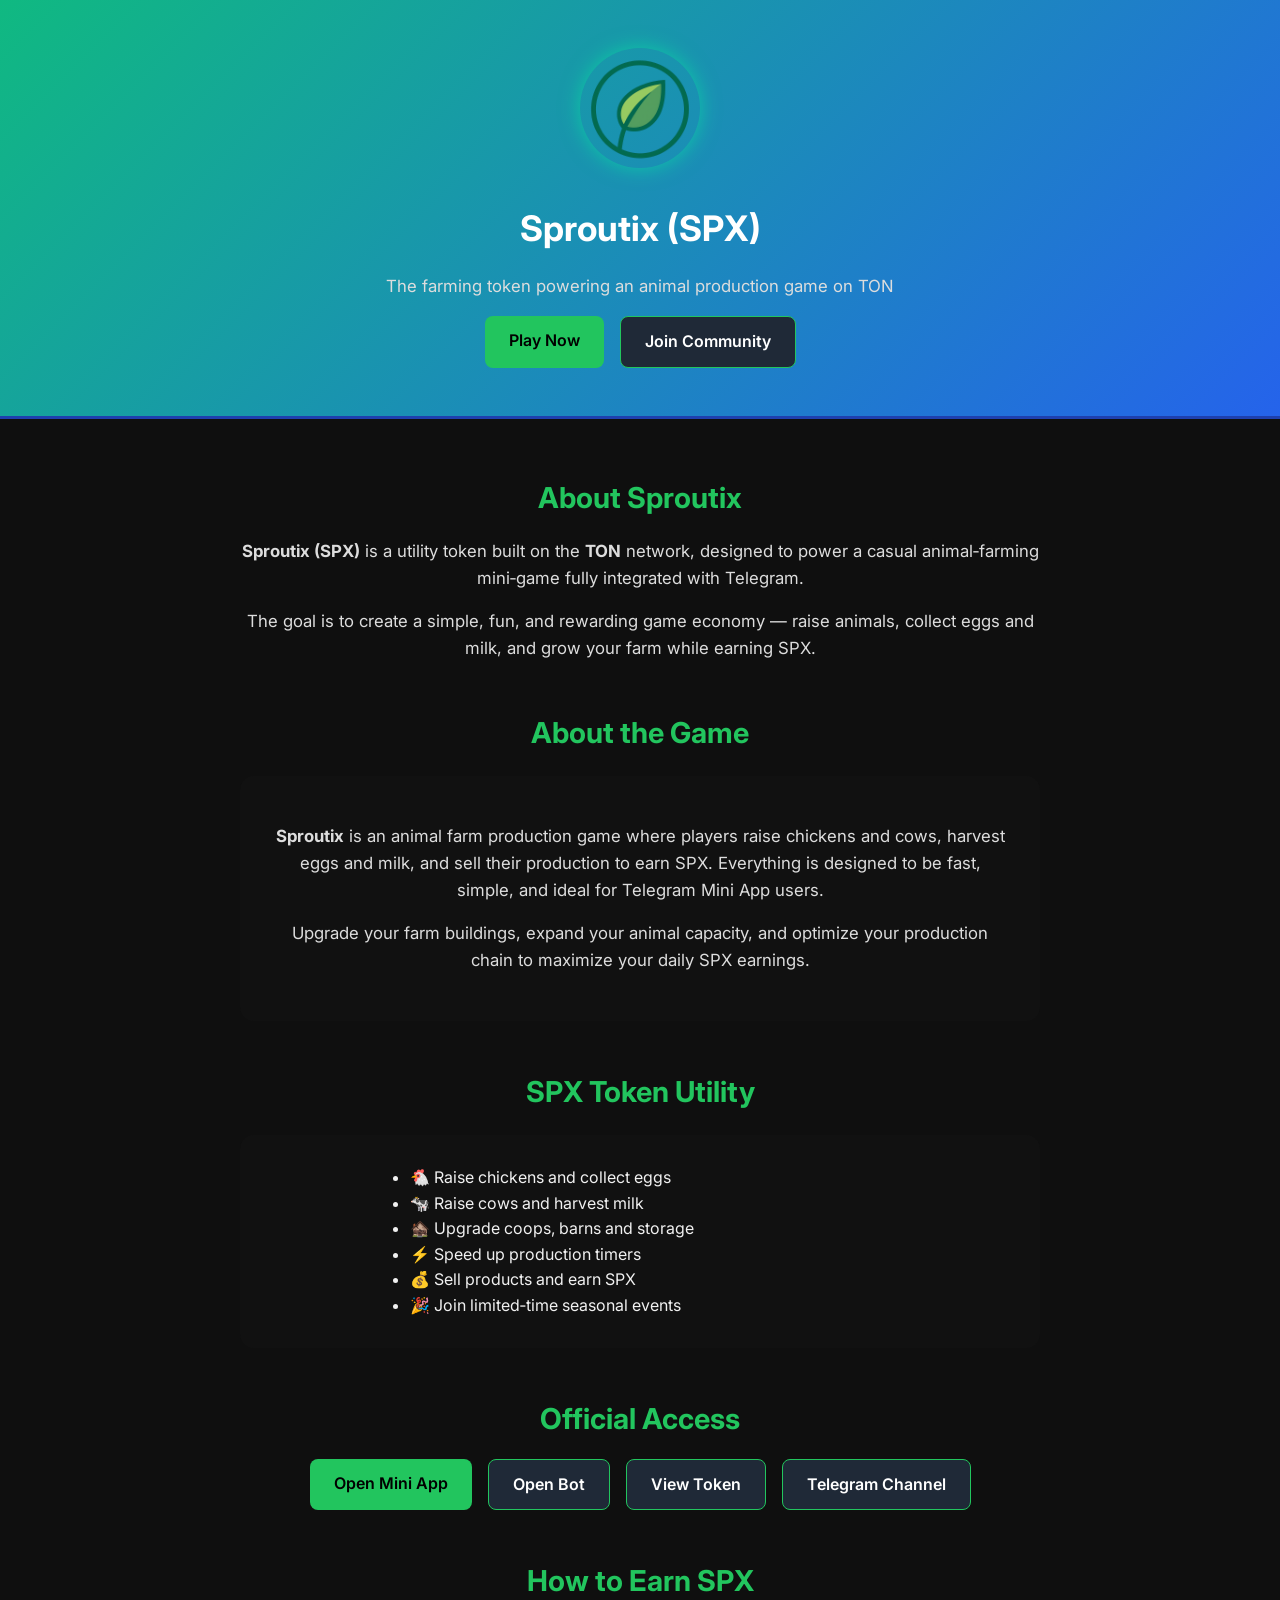
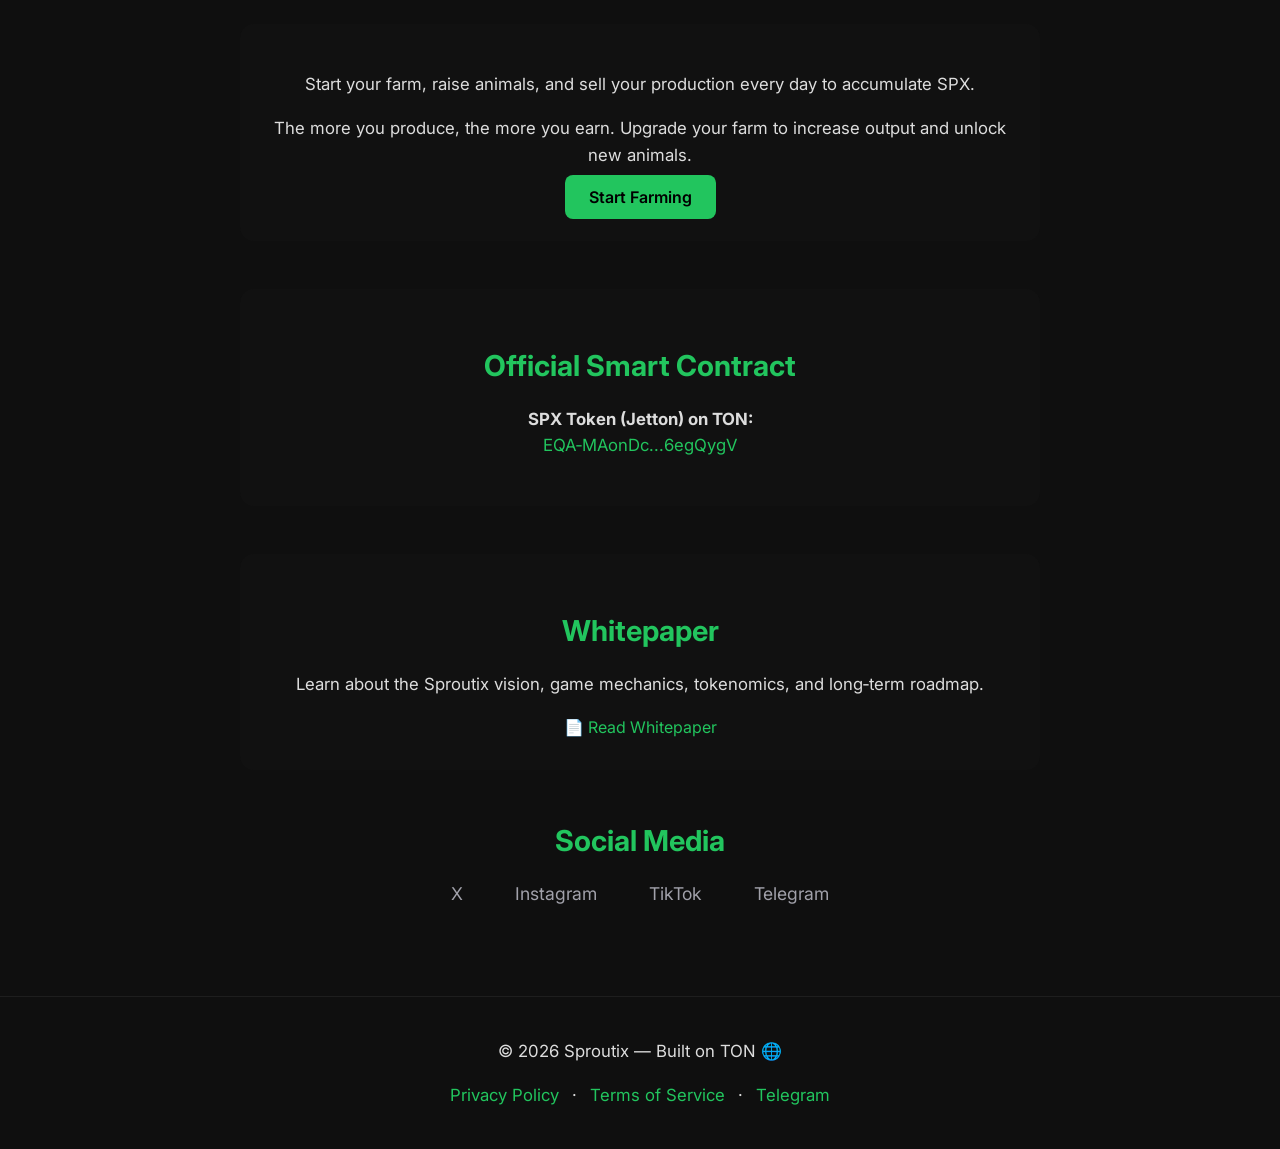
<file: index.html>
<!DOCTYPE html>
<html lang="en">
<head>
  <meta charset="UTF-8" />
  <meta name="viewport" content="width=device-width, initial-scale=1.0" />
  <title>Sproutix (SPX) - Farm, Harvest, Earn</title>
  <link rel="stylesheet" href="style.css" />
  <link rel="icon" href="logo.png" />
  <meta name="description" content="Sproutix (SPX) — Farm animals, harvest eggs and milk in the TON mini‑game." />
  <meta name="ppck-ver" content="f25cdfd09d986d34c26151293e9b3485" />
  <!-- Forced Re-deployment: 2026-03-27T23:08:00Z -->

  <!-- CSS ORIGINAL (Opción A) -->
  <style>
    @import url('https://fonts.googleapis.com/css2?family=Inter:wght@400;600;700&display=swap');

    body {
      margin: 0;
      font-family: 'Inter', sans-serif;
      background-color: #0f0f0f;
      color: #f1f1f1;
      text-align: center;
      line-height: 1.6;
    }

    .header {
      padding: 3rem 1rem;
      background: linear-gradient(135deg, #10b981, #2563eb);
      color: white;
      border-bottom: 3px solid #1e40af;
    }

    .logo {
      width: 120px;
      border-radius: 50%;
      margin-bottom: 1rem;
      box-shadow: 0 0 20px rgba(0, 255, 157, 0.5);
    }

    h1 { margin: 0.5rem 0; font-size: 2.2rem; }

    .container {
      padding: 2rem 1rem;
      max-width: 800px;
      margin: 0 auto;
    }

    section { margin-bottom: 3rem; }

    h2 {
      font-size: 1.8rem;
      color: #22c55e;
      margin-bottom: 0.5rem;
    }

    p { font-size: 1.05rem; color: #ddd; }

    .buttons {
      display: flex; flex-wrap: wrap; justify-content: center;
      gap: 1rem; margin-top: 1rem;
    }

    .btn {
      text-decoration: none;
      background: #1f2937;
      color: #fff;
      padding: 0.75rem 1.5rem;
      border-radius: 8px;
      font-weight: 600;
      transition: all 0.3s;
      border: 1px solid #22c55e;
    }

    .btn:hover { background: #22c55e; color: #000; }

    .btn.primary { background: #22c55e; color: #000; border: none; }
    .btn.primary:hover { background: #16a34a; }

    .game-box {
      background: #111;
      padding: 30px;
      border-radius: 14px;
      margin-top: 20px;
    }

    .contracts, .whitepaper {
      background: #111;
      padding: 30px;
      border-radius: 14px;
      text-align: center;
      margin-top: 40px;
    }

    .contracts a, .whitepaper a {
      color: #22c55e;
      word-break: break-all;
      text-decoration: none;
    }

    .icons { display: flex; gap: 20px; justify-content: center; flex-wrap: wrap; }
    .icons a { color: #a1a1aa; text-decoration: none; }
    .icons a:hover { color: #22c55e; }

    footer { padding: 1.5rem; color: #aaa; font-size: 0.9rem; }
  </style>
</head>
<body>

  <!-- HEADER -->
  <header class="header">
    <img src="logo.png" class="logo" alt="Sproutix logo" />
    <h1>Sproutix (SPX)</h1>
    <p>The farming token powering an animal production game on TON</p>

    <div class="buttons">
      <a href="https://t.me/SpxofficialBot" target="_blank" class="btn primary">Play Now</a>
      <a href="https://t.me/miningspxofficial" target="_blank" class="btn">Join Community</a>
    </div>
  </header>

  <main class="container">

    <!-- ABOUT (A + B) -->
    <section class="about">
      <h2>About Sproutix</h2>
      <p><strong>Sproutix (SPX)</strong> is a utility token built on the <strong>TON</strong> network, designed to power a casual animal‑farming mini‑game fully integrated with Telegram.</p>
      <p>The goal is to create a simple, fun, and rewarding game economy — raise animals, collect eggs and milk, and grow your farm while earning SPX.</p>
    </section>

    <!-- GAME SECTION (B) -->
    <section id="about-game">
      <h2>About the Game</h2>
      <div class="game-box">
        <p><strong>Sproutix</strong> is an animal farm production game where players raise chickens and cows, harvest eggs and milk, and sell their production to earn SPX. Everything is designed to be fast, simple, and ideal for Telegram Mini App users.</p>
        <p>Upgrade your farm buildings, expand your animal capacity, and optimize your production chain to maximize your daily SPX earnings.</p>
      </div>
    </section>

    <!-- UTILITY -->
    <section id="utility">
      <h2>SPX Token Utility</h2>
      <div class="game-box">
        <ul style="text-align:left; max-width:500px; margin:auto;">
          <li>🐔 Raise chickens and collect eggs</li>
          <li>🐄 Raise cows and harvest milk</li>
          <li>🏚️ Upgrade coops, barns and storage</li>
          <li>⚡ Speed up production timers</li>
          <li>💰 Sell products and earn SPX</li>
          <li>🎉 Join limited‑time seasonal events</li>
        </ul>
      </div>
    </section>

    <!-- LINKS (A) -->
    <section class="links">
      <h2>Official Access</h2>
      <div class="buttons">
        <a href="https://t.me/SpxofficialBot" target="_blank" class="btn primary">Open Mini App</a>
        <a href="https://t.me/SpxofficialBot" target="_blank" class="btn">Open Bot</a>
        <a href="https://tonviewer.com/UQAt0J-XXKRlQwXdqRGaAYkMjNhKvwwPqfc6hgSSq2sVawgQ" target="_blank" class="btn">View Token</a>
        <a href="https://t.me/miningspxofficial" target="_blank" class="btn">Telegram Channel</a>
      </div>
    </section>

    <!-- HOW TO EARN -->
    <section id="how-to-earn">
      <h2>How to Earn SPX</h2>
      <div class="game-box">
        <p>Start your farm, raise animals, and sell your production every day to accumulate SPX.</p>
        <p>The more you produce, the more you earn. Upgrade your farm to increase output and unlock new animals.</p>
        <a href="https://t.me/SpxofficialBot" target="_blank" class="btn primary">Start Farming</a>
      </div>
    </section>

    <!-- CONTRACTS -->
    <section class="contracts">
      <h2>Official Smart Contract</h2>
      <p><strong>SPX Token (Jetton) on TON:</strong><br>
        <a href="https://ton.cx/address/EQA-MAonDctPf6HKWnXP-Nae2auqsg_47oPbIeeXe6egQygV" target="_blank">EQA‑MAonDc...6egQygV</a>
      </p>
    </section>

    <!-- WHITEPAPER -->
    <section class="whitepaper">
      <h2>Whitepaper</h2>
      <p>Learn about the Sproutix vision, game mechanics, tokenomics, and long‑term roadmap.</p>
      <a href="whitepaper.html" target="_blank">📄 Read Whitepaper</a>
    </section>

    <!-- SOCIAL -->
    <section class="social">
      <h2>Social Media</h2>
      <div class="icons">
        <a href="https://x.com/sproutixspx" target="_blank">X</a>
        <a href="https://www.instagram.com/sproutixspx/" target="_blank">Instagram</a>
        <a href="https://www.tiktok.com/@sproutixspx" target="_blank">TikTok</a>
        <a href="https://t.me/miningspxofficial" target="_blank">Telegram</a>
      </div>
    </section>

  </main>

  <footer>
    <p>© 2026 Sproutix — Built on TON 🌐</p>
    <p style="margin-top:0.5rem;">
      <a href="privacy.html" style="color:#22c55e; text-decoration:none; margin:0 0.5rem;">Privacy Policy</a>
      ·
      <a href="terms.html" style="color:#22c55e; text-decoration:none; margin:0 0.5rem;">Terms of Service</a>
      ·
      <a href="https://t.me/miningspxofficial" target="_blank" style="color:#22c55e; text-decoration:none; margin:0 0.5rem;">Telegram</a>
    </p>
  </footer>


  <script type="text/javascript">
     var uid = '500688';
     var wid = '752780';
     var pop_tag = document.createElement('script');pop_tag.src='//cdn.popcash.net/show.js';document.body.appendChild(pop_tag);
     pop_tag.onerror = function() {pop_tag = document.createElement('script');pop_tag.src='//cdn2.popcash.net/show.js';document.body.appendChild(pop_tag)};
  </script>
  <script type="text/javascript">
     var uid = '500688';
     var wid = '752780';
     var pop_fback = 'up';
     var pop_tag = document.createElement('script');pop_tag.src='//cdn.popcash.net/show.js';document.body.appendChild(pop_tag);
     pop_tag.onerror = function() {pop_tag = document.createElement('script');pop_tag.src='//cdn2.popcash.net/show.js';document.body.appendChild(pop_tag)};
  </script>
</body>
</html>
</file>
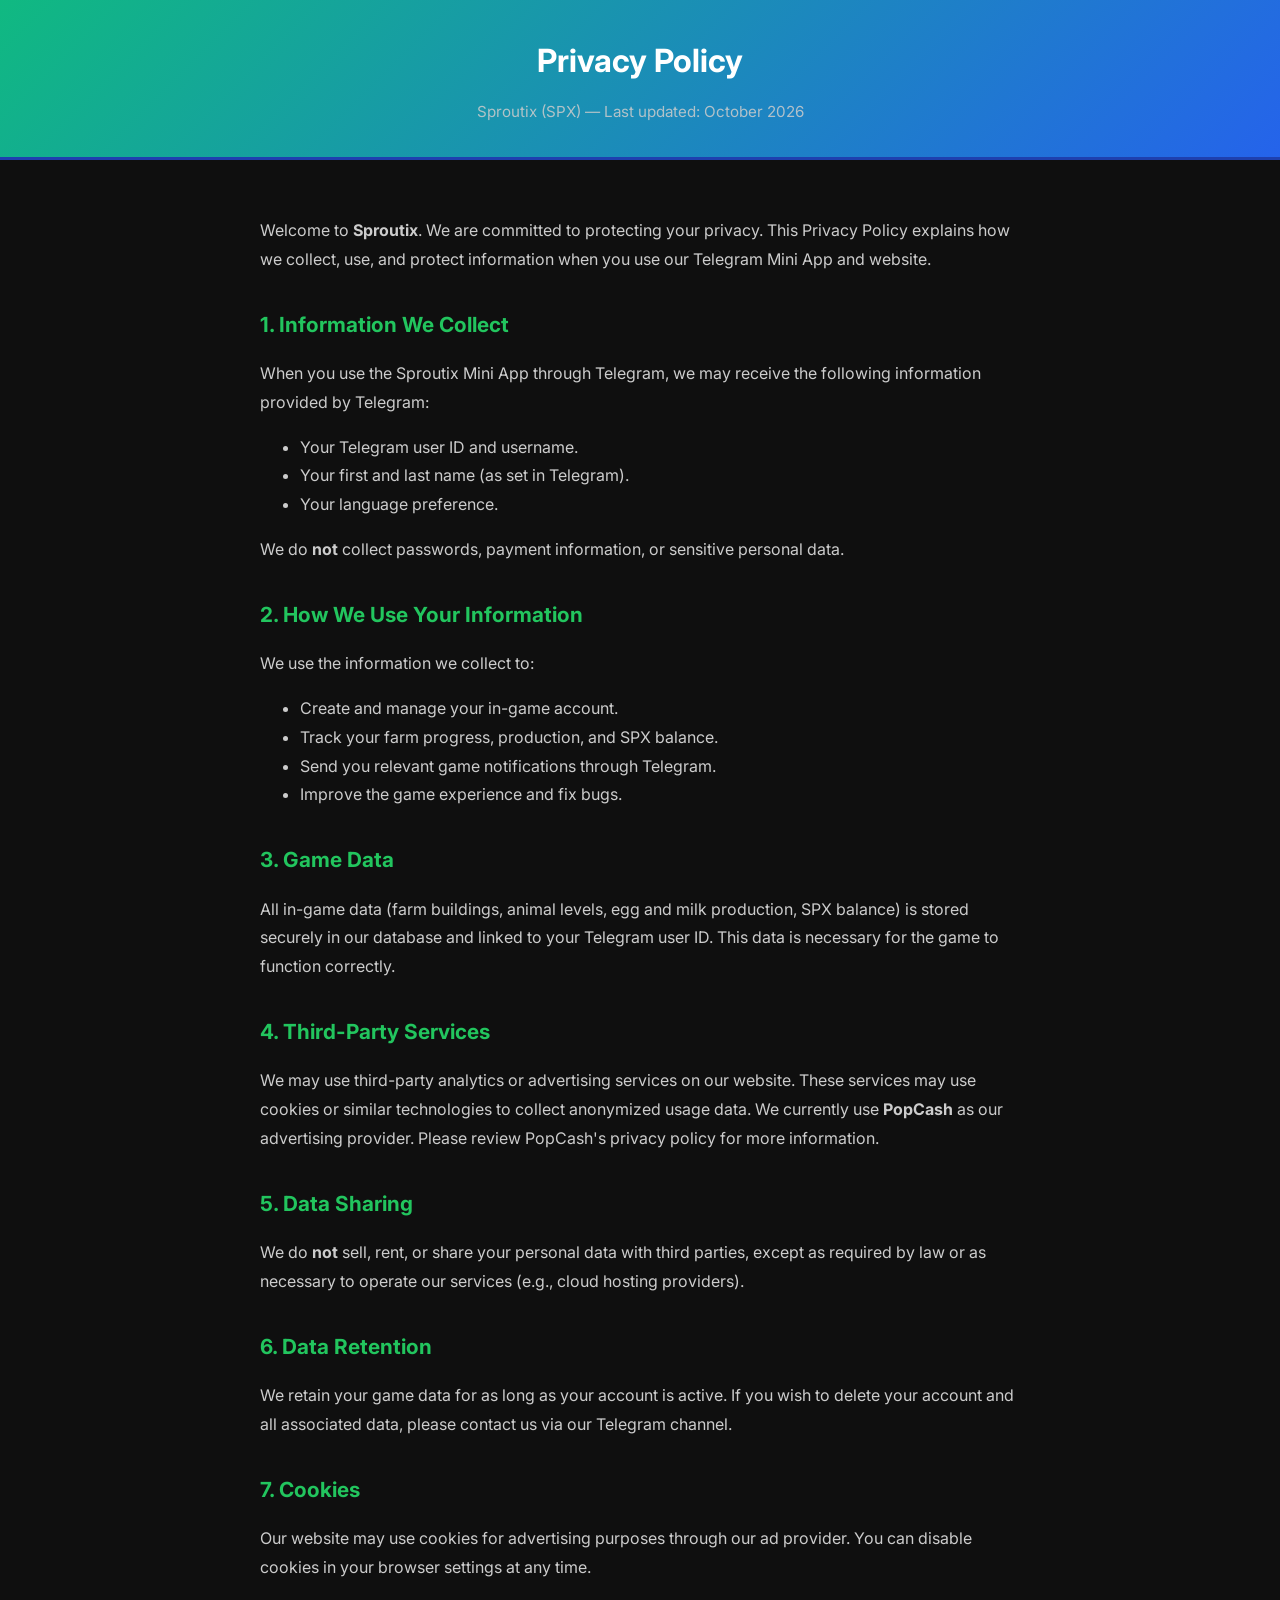
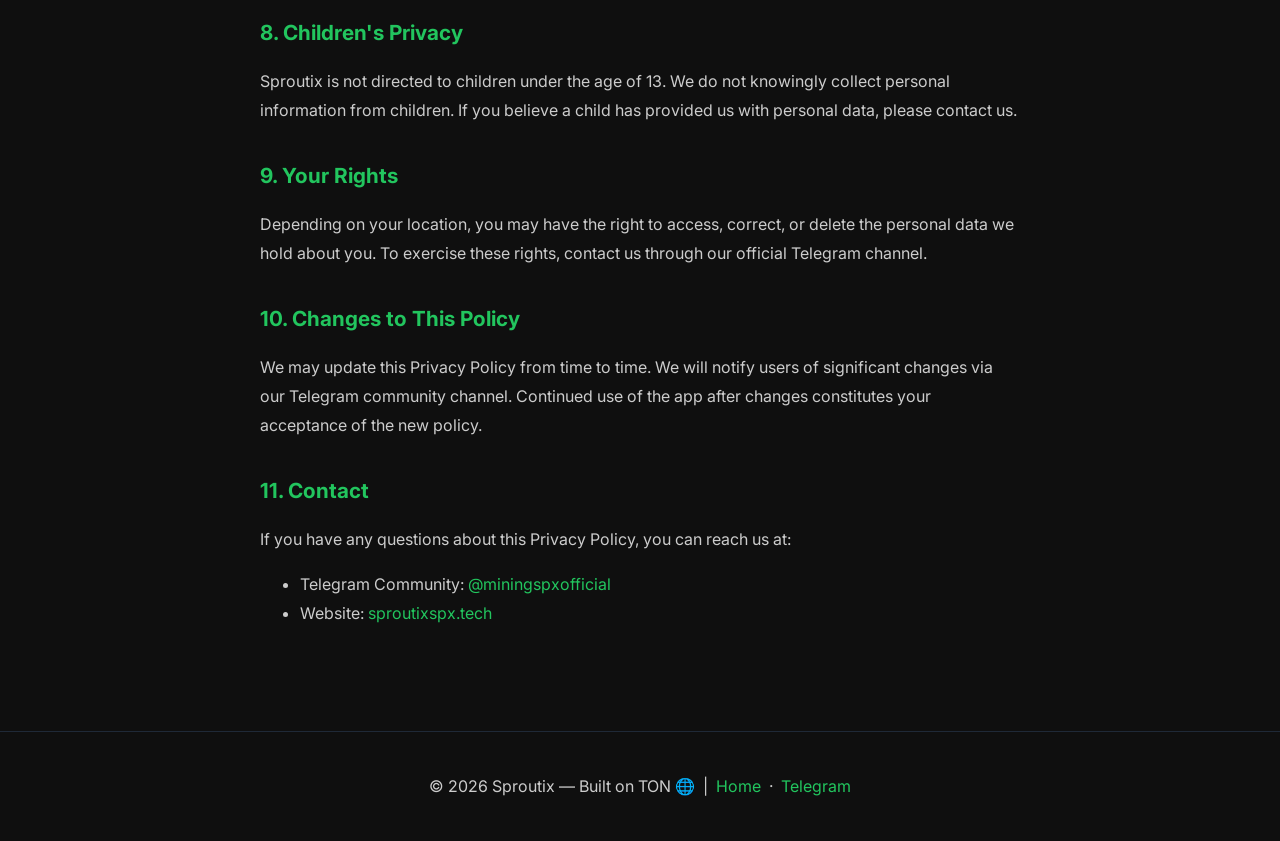
<file: privacy.html>
<!DOCTYPE html>
<html lang="en">
<head>
  <meta charset="UTF-8" />
  <meta name="viewport" content="width=device-width, initial-scale=1.0" />
  <title>Privacy Policy — Sproutix (SPX)</title>
  <link rel="icon" href="logo.png" />
  <meta name="description" content="Sproutix Privacy Policy — How we handle your data." />
  <meta name="ppck-ver" content="f25cdfd09d986d34c26151293e9b3485" />
  <style>
    @import url('https://fonts.googleapis.com/css2?family=Inter:wght@400;600;700&display=swap');
    body {
      margin: 0;
      font-family: 'Inter', sans-serif;
      background-color: #0f0f0f;
      color: #f1f1f1;
      line-height: 1.8;
    }
    .header {
      padding: 2rem 1rem;
      background: linear-gradient(135deg, #10b981, #2563eb);
      color: white;
      text-align: center;
      border-bottom: 3px solid #1e40af;
    }
    .header h1 { margin: 0; font-size: 2rem; }
    .header p { margin: 0.5rem 0 0; font-size: 0.95rem; opacity: 0.85; }
    .container {
      max-width: 760px;
      margin: 0 auto;
      padding: 2.5rem 1.5rem;
    }
    h2 {
      color: #22c55e;
      font-size: 1.3rem;
      margin-top: 2rem;
      margin-bottom: 0.4rem;
    }
    p, li { color: #ccc; font-size: 1rem; }
    a { color: #22c55e; text-decoration: none; }
    a:hover { text-decoration: underline; }
    footer {
      text-align: center;
      padding: 1.5rem;
      color: #666;
      font-size: 0.85rem;
      border-top: 1px solid #1f2937;
      margin-top: 3rem;
    }
  </style>
</head>
<body>

  <header class="header">
    <h1>Privacy Policy</h1>
    <p>Sproutix (SPX) — Last updated: October 2026</p>
  </header>

  <div class="container">

    <p>Welcome to <strong>Sproutix</strong>. We are committed to protecting your privacy. This Privacy Policy explains how we collect, use, and protect information when you use our Telegram Mini App and website.</p>

    <h2>1. Information We Collect</h2>
    <p>When you use the Sproutix Mini App through Telegram, we may receive the following information provided by Telegram:</p>
    <ul>
      <li>Your Telegram user ID and username.</li>
      <li>Your first and last name (as set in Telegram).</li>
      <li>Your language preference.</li>
    </ul>
    <p>We do <strong>not</strong> collect passwords, payment information, or sensitive personal data.</p>

    <h2>2. How We Use Your Information</h2>
    <p>We use the information we collect to:</p>
    <ul>
      <li>Create and manage your in-game account.</li>
      <li>Track your farm progress, production, and SPX balance.</li>
      <li>Send you relevant game notifications through Telegram.</li>
      <li>Improve the game experience and fix bugs.</li>
    </ul>

    <h2>3. Game Data</h2>
    <p>All in-game data (farm buildings, animal levels, egg and milk production, SPX balance) is stored securely in our database and linked to your Telegram user ID. This data is necessary for the game to function correctly.</p>

    <h2>4. Third-Party Services</h2>
    <p>We may use third-party analytics or advertising services on our website. These services may use cookies or similar technologies to collect anonymized usage data. We currently use <strong>PopCash</strong> as our advertising provider. Please review PopCash's privacy policy for more information.</p>

    <h2>5. Data Sharing</h2>
    <p>We do <strong>not</strong> sell, rent, or share your personal data with third parties, except as required by law or as necessary to operate our services (e.g., cloud hosting providers).</p>

    <h2>6. Data Retention</h2>
    <p>We retain your game data for as long as your account is active. If you wish to delete your account and all associated data, please contact us via our Telegram channel.</p>

    <h2>7. Cookies</h2>
    <p>Our website may use cookies for advertising purposes through our ad provider. You can disable cookies in your browser settings at any time.</p>

    <h2>8. Children's Privacy</h2>
    <p>Sproutix is not directed to children under the age of 13. We do not knowingly collect personal information from children. If you believe a child has provided us with personal data, please contact us.</p>

    <h2>9. Your Rights</h2>
    <p>Depending on your location, you may have the right to access, correct, or delete the personal data we hold about you. To exercise these rights, contact us through our official Telegram channel.</p>

    <h2>10. Changes to This Policy</h2>
    <p>We may update this Privacy Policy from time to time. We will notify users of significant changes via our Telegram community channel. Continued use of the app after changes constitutes your acceptance of the new policy.</p>

    <h2>11. Contact</h2>
    <p>If you have any questions about this Privacy Policy, you can reach us at:</p>
    <ul>
      <li>Telegram Community: <a href="https://t.me/miningspxofficial" target="_blank">@miningspxofficial</a></li>
      <li>Website: <a href="https://sproutixspx.tech">sproutixspx.tech</a></li>
    </ul>

  </div>

  <footer>
    <p>© 2026 Sproutix — Built on TON 🌐 &nbsp;|&nbsp;
      <a href="index.html">Home</a> &nbsp;·&nbsp;
      <a href="https://t.me/miningspxofficial" target="_blank">Telegram</a>
    </p>
  </footer>

</body>
</html>
</file>
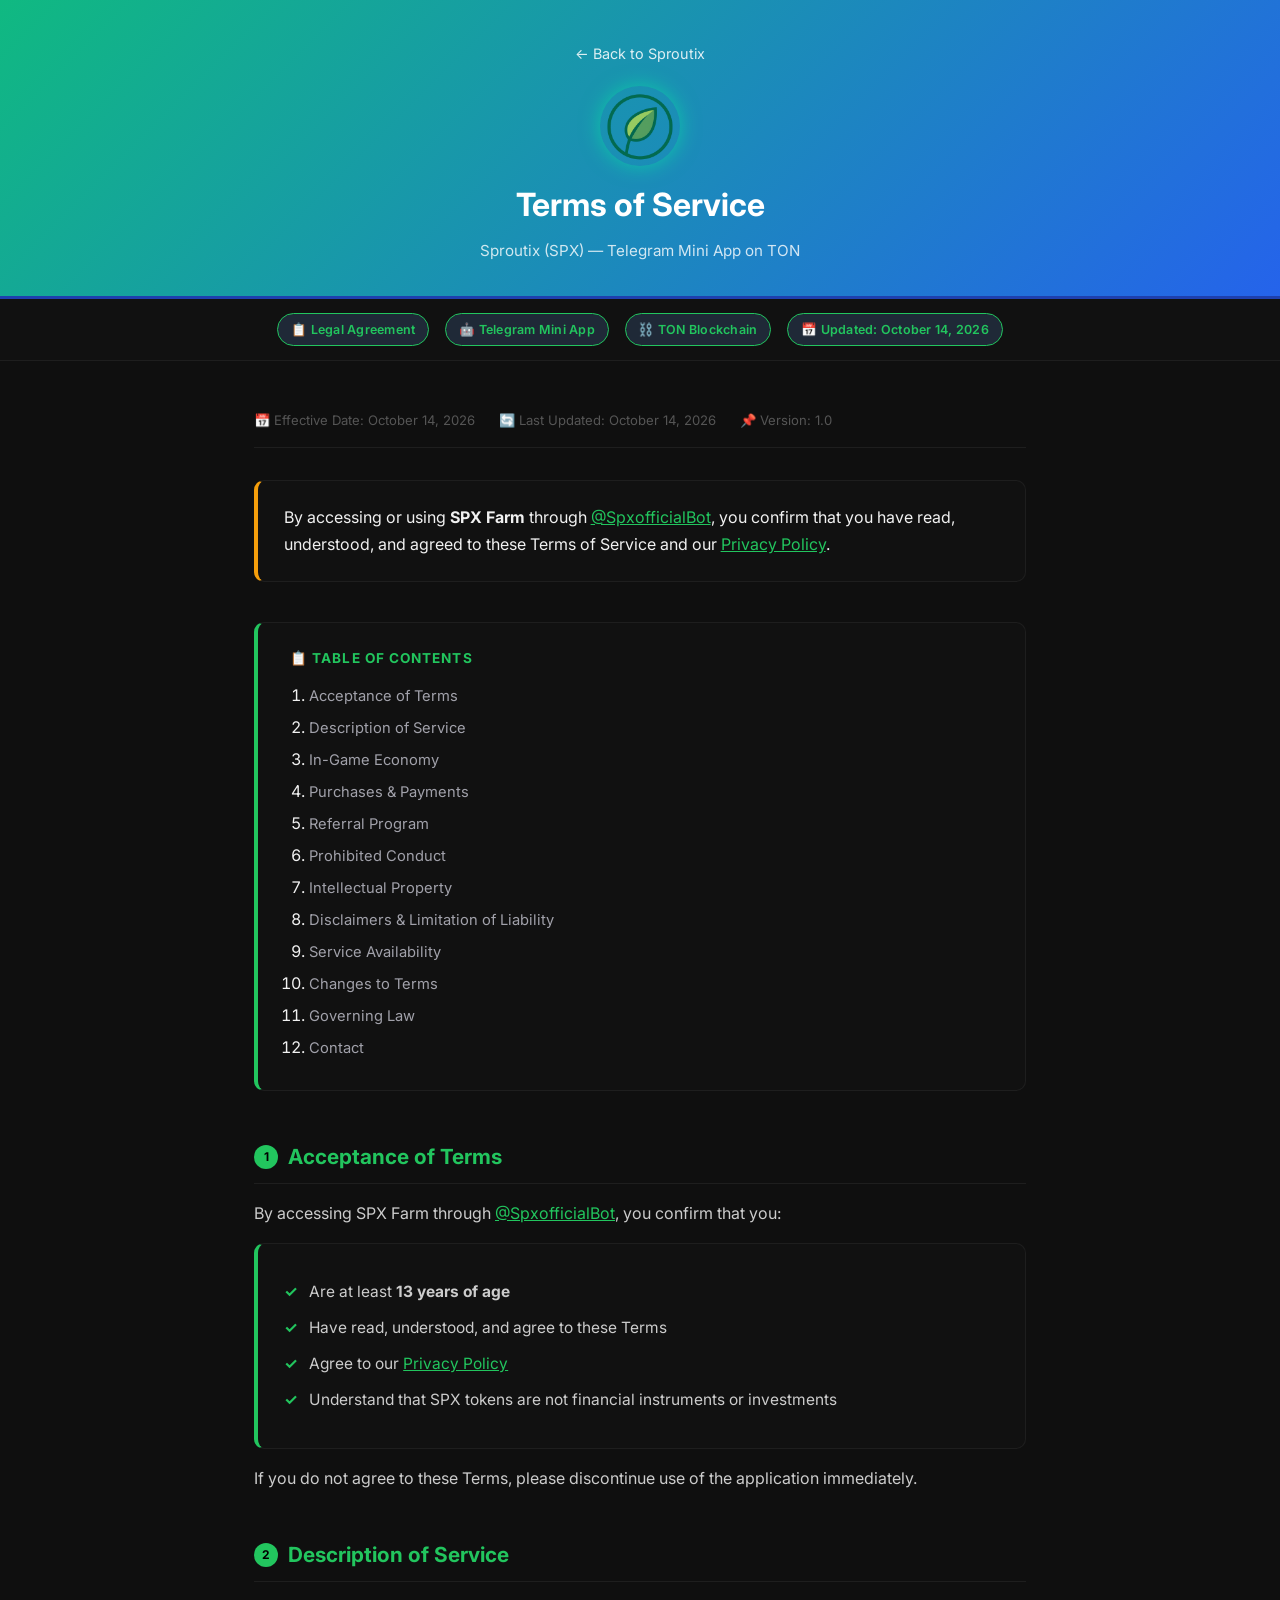
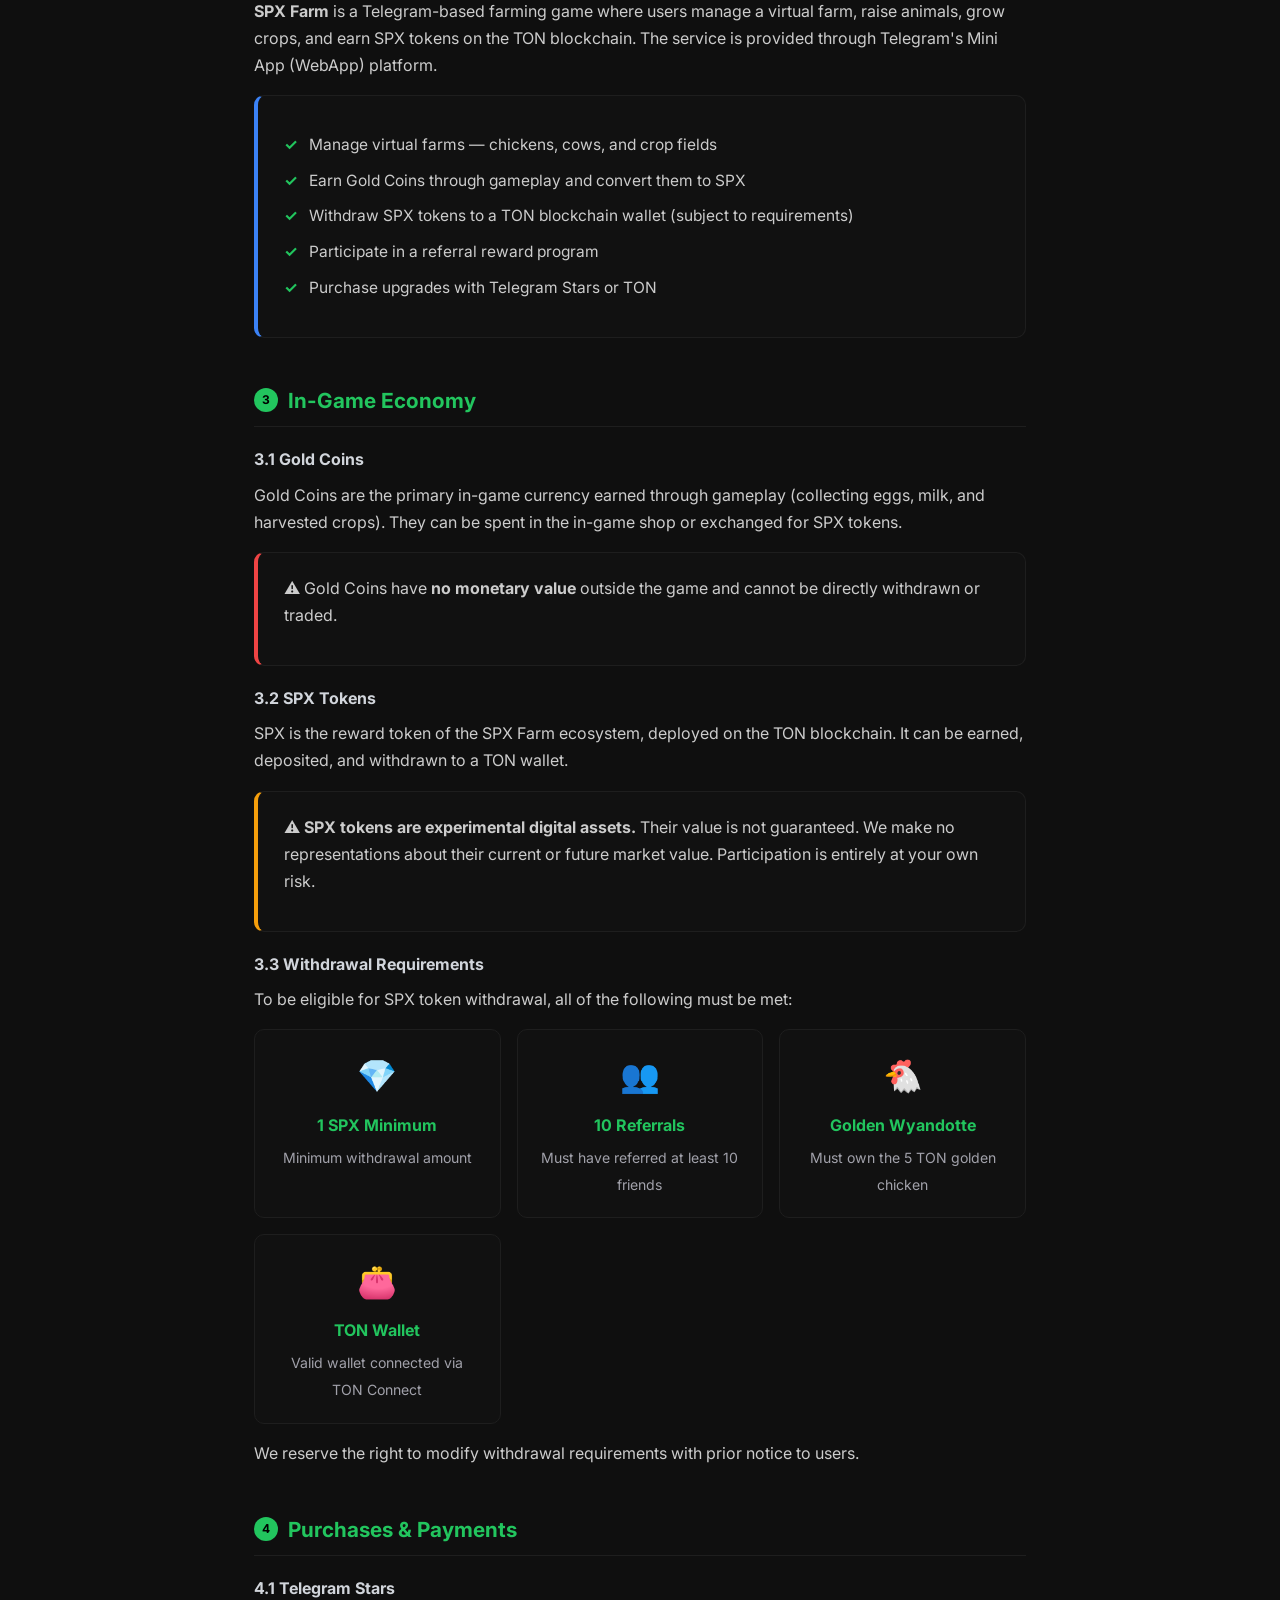
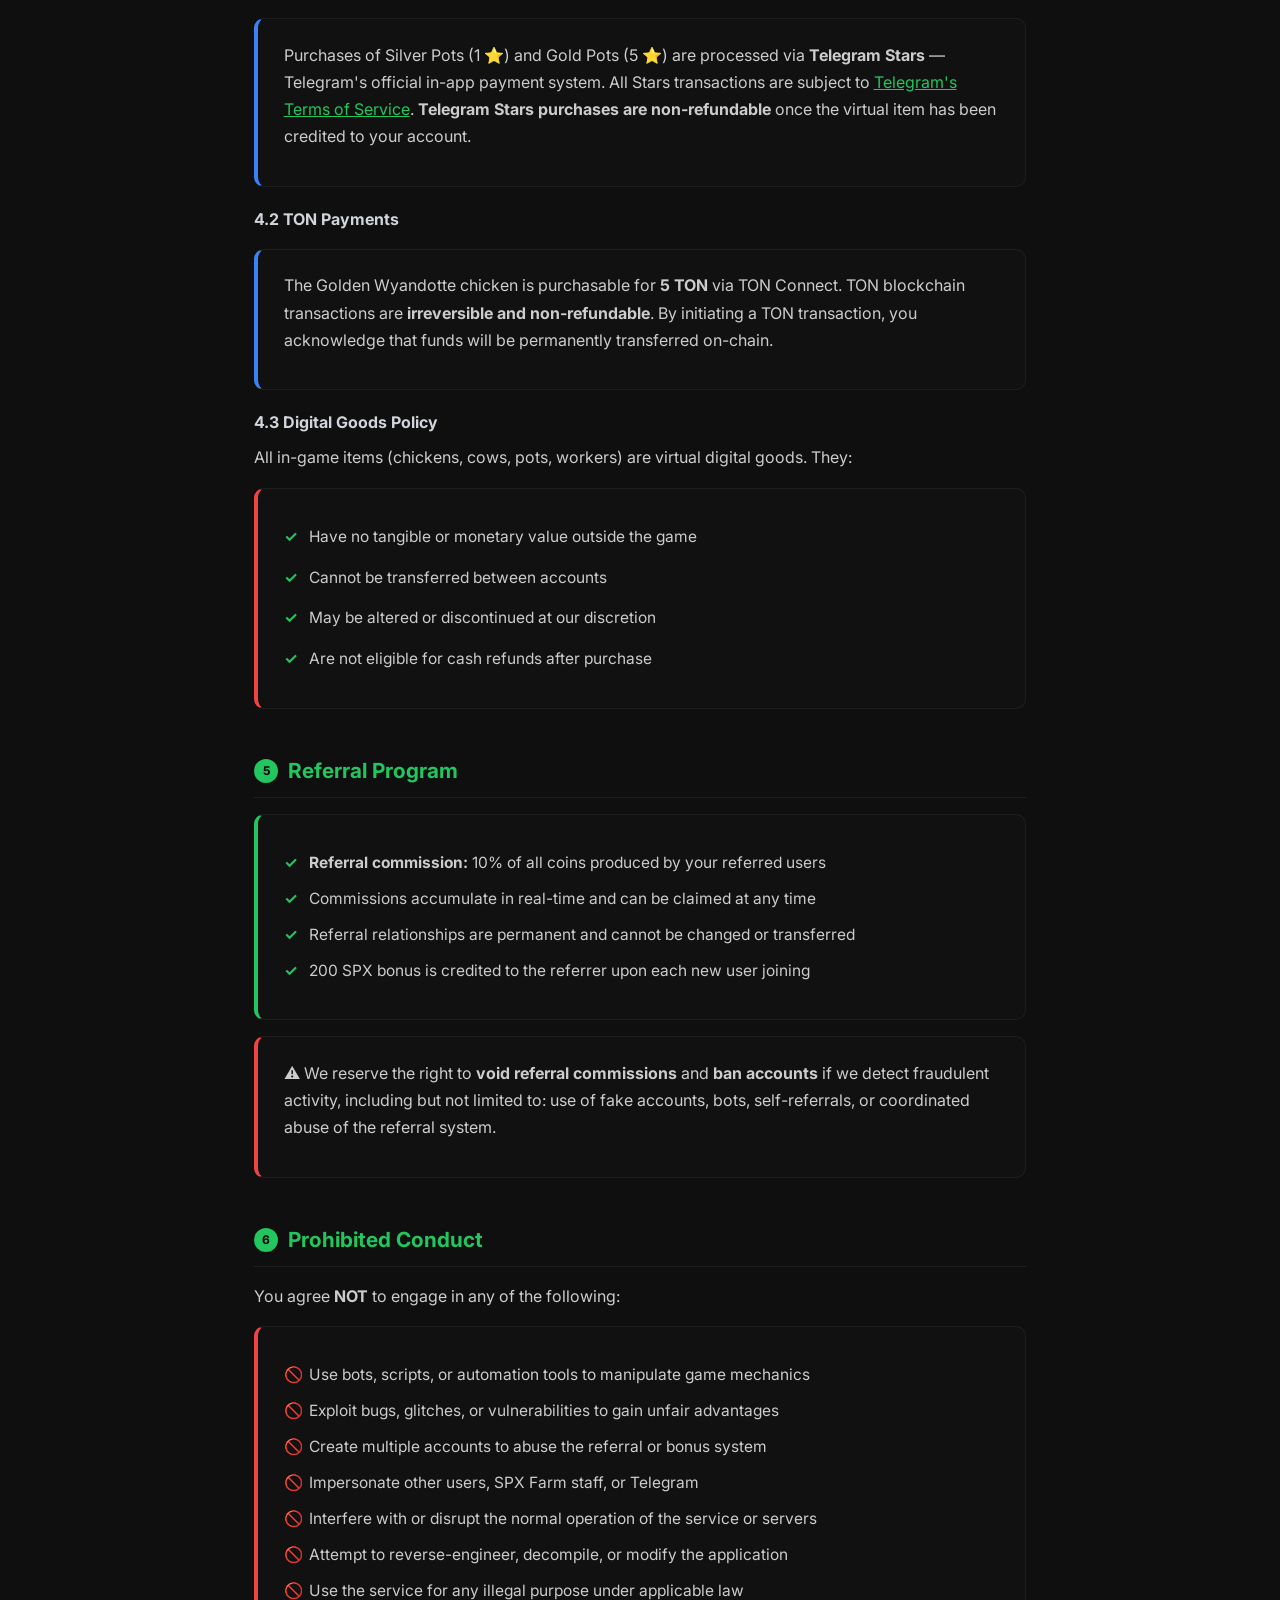
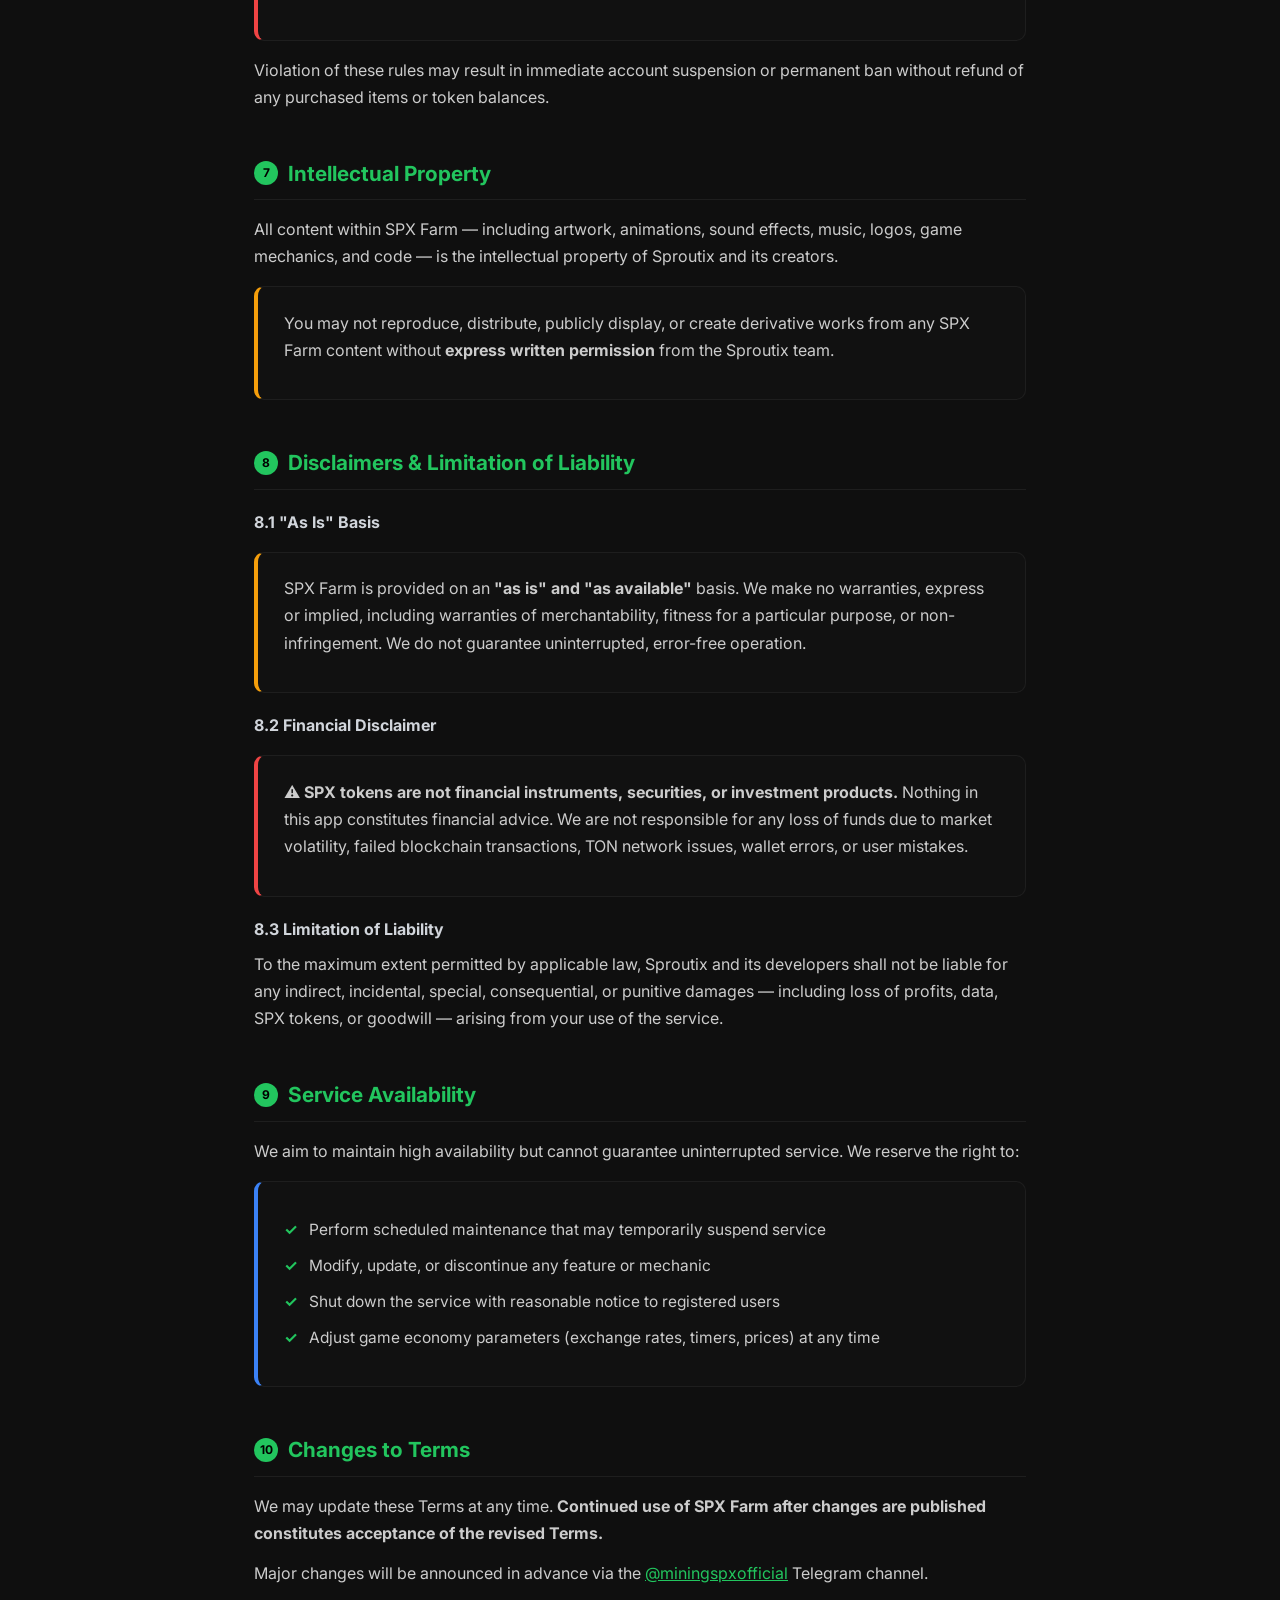
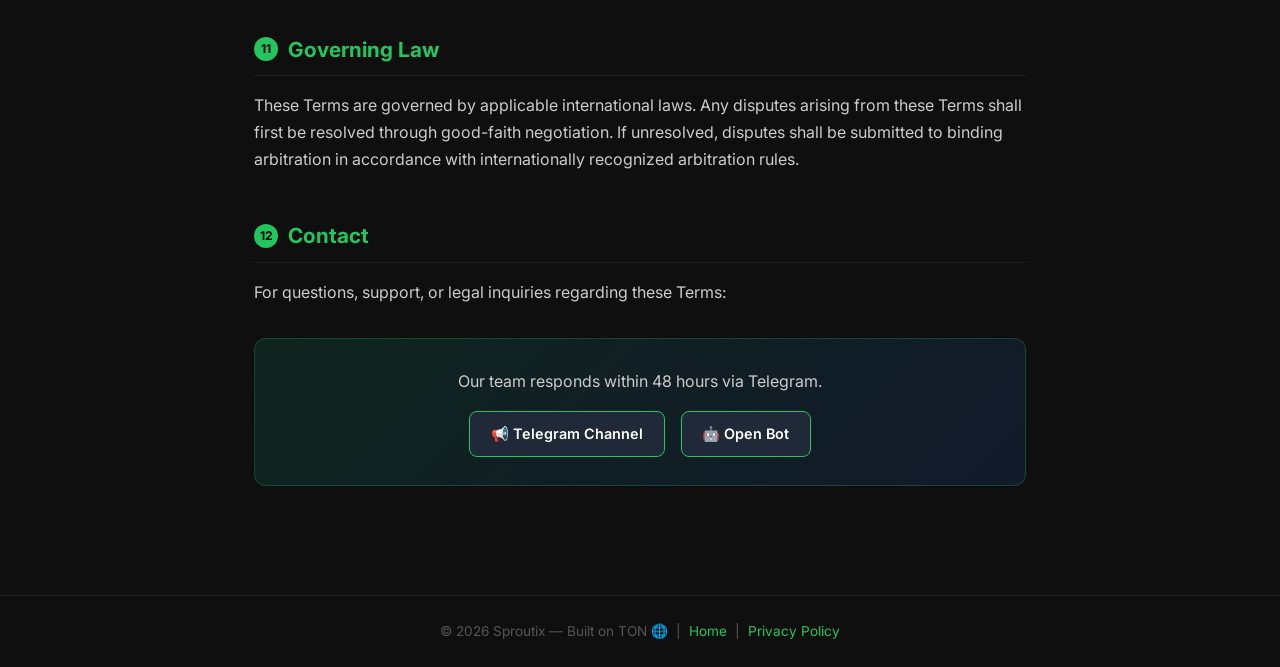
<file: terms.html>
<!DOCTYPE html>
<html lang="en">
<head>
  <meta charset="UTF-8" />
  <meta name="viewport" content="width=device-width, initial-scale=1.0" />
  <title>Terms of Service — Sproutix (SPX)</title>
  <link rel="icon" href="logo.png" />
  <meta name="description" content="Terms of Service for Sproutix (SPX) — the farming Mini App on TON." />
  <style>
    @import url('https://fonts.googleapis.com/css2?family=Inter:wght@400;600;700&display=swap');

    *, *::before, *::after { box-sizing: border-box; margin: 0; padding: 0; }

    body {
      font-family: 'Inter', sans-serif;
      background-color: #0f0f0f;
      color: #f1f1f1;
      line-height: 1.7;
    }

    /* ── HEADER ── */
    .header {
      padding: 2.5rem 1rem 2rem;
      background: linear-gradient(135deg, #10b981, #2563eb);
      text-align: center;
      border-bottom: 3px solid #1e40af;
    }
    .header a {
      display: inline-flex;
      align-items: center;
      gap: 0.5rem;
      color: rgba(255,255,255,0.85);
      text-decoration: none;
      font-size: 0.9rem;
      margin-bottom: 1.2rem;
      transition: color 0.2s;
    }
    .header a:hover { color: #fff; }
    .logo {
      width: 80px;
      border-radius: 50%;
      box-shadow: 0 0 20px rgba(0,255,157,0.5);
      display: block;
      margin: 0 auto 0.8rem;
    }
    .header h1 { font-size: 2rem; color: #fff; }
    .header p  { color: rgba(255,255,255,0.8); font-size: 0.95rem; margin-top: 0.3rem; }

    /* ── BADGE ── */
    .badge-bar {
      display: flex;
      justify-content: center;
      gap: 1rem;
      flex-wrap: wrap;
      padding: 0.9rem 1rem;
      background: #111;
      border-bottom: 1px solid #1e1e1e;
    }
    .badge {
      background: #1f2937;
      border: 1px solid #22c55e;
      color: #22c55e;
      font-size: 0.78rem;
      font-weight: 600;
      padding: 0.3rem 0.8rem;
      border-radius: 20px;
      letter-spacing: 0.02em;
    }

    /* ── LAYOUT ── */
    .container {
      max-width: 820px;
      margin: 0 auto;
      padding: 3rem 1.5rem 4rem;
    }

    /* ── TABLE OF CONTENTS ── */
    .toc {
      background: #111;
      border: 1px solid #1e1e1e;
      border-left: 4px solid #22c55e;
      border-radius: 10px;
      padding: 1.5rem 2rem;
      margin-bottom: 3rem;
    }
    .toc h3 {
      color: #22c55e;
      font-size: 0.85rem;
      text-transform: uppercase;
      letter-spacing: 0.08em;
      margin-bottom: 0.8rem;
    }
    .toc ol { padding-left: 1.2rem; }
    .toc li { margin: 0.3rem 0; }
    .toc a {
      color: #a1a1aa;
      text-decoration: none;
      font-size: 0.92rem;
      transition: color 0.2s;
    }
    .toc a:hover { color: #22c55e; }

    /* ── SECTIONS ── */
    .policy-section {
      margin-bottom: 2.8rem;
      scroll-margin-top: 20px;
    }
    .policy-section h2 {
      display: flex;
      align-items: center;
      gap: 0.6rem;
      font-size: 1.3rem;
      color: #22c55e;
      margin-bottom: 1rem;
      padding-bottom: 0.5rem;
      border-bottom: 1px solid #1e1e1e;
    }
    .policy-section h2 .num {
      background: #22c55e;
      color: #000;
      font-size: 0.75rem;
      font-weight: 700;
      width: 24px;
      height: 24px;
      border-radius: 50%;
      display: inline-flex;
      align-items: center;
      justify-content: center;
      flex-shrink: 0;
    }
    .policy-section h3 {
      font-size: 1rem;
      color: #d1d5db;
      margin: 1.2rem 0 0.5rem;
    }
    .policy-section p {
      color: #ccc;
      font-size: 1rem;
      margin-bottom: 0.8rem;
    }

    /* ── INFO CARD ── */
    .info-card {
      background: #111;
      border: 1px solid #1e1e1e;
      border-radius: 10px;
      padding: 1.4rem 1.6rem;
      margin: 1rem 0;
    }
    .info-card.green  { border-left: 4px solid #22c55e; }
    .info-card.blue   { border-left: 4px solid #3b82f6; }
    .info-card.yellow { border-left: 4px solid #f59e0b; }
    .info-card.red    { border-left: 4px solid #ef4444; }

    /* ── LISTS ── */
    .check-list {
      list-style: none;
      padding: 0;
      margin: 0.5rem 0;
    }
    .check-list li {
      color: #ccc;
      padding: 0.3rem 0 0.3rem 1.6rem;
      position: relative;
      font-size: 0.97rem;
    }
    .check-list li::before {
      content: '✓';
      position: absolute;
      left: 0;
      color: #22c55e;
      font-weight: 700;
    }
    .ban-list li::before { content: '🚫'; font-style: normal; }

    /* ── REQUIREMENT TABLE ── */
    .req-grid {
      display: grid;
      grid-template-columns: repeat(auto-fill, minmax(220px, 1fr));
      gap: 1rem;
      margin: 1rem 0;
    }
    .req-card {
      background: #111;
      border: 1px solid #1e1e1e;
      border-radius: 10px;
      padding: 1.2rem;
      text-align: center;
    }
    .req-card .icon { font-size: 2rem; margin-bottom: 0.5rem; }
    .req-card strong { display: block; color: #22c55e; margin-bottom: 0.3rem; }
    .req-card span { font-size: 0.88rem; color: #a1a1aa; }

    /* ── CONTACT BOX ── */
    .contact-box {
      background: linear-gradient(135deg, #10b98120, #2563eb20);
      border: 1px solid #22c55e40;
      border-radius: 12px;
      padding: 1.8rem;
      text-align: center;
      margin-top: 2rem;
    }
    .contact-box p { color: #ccc; margin-bottom: 1rem; }
    .contact-links { display: flex; gap: 1rem; justify-content: center; flex-wrap: wrap; }
    .contact-links a {
      text-decoration: none;
      background: #1f2937;
      color: #fff;
      padding: 0.6rem 1.3rem;
      border-radius: 8px;
      font-weight: 600;
      font-size: 0.9rem;
      border: 1px solid #22c55e;
      transition: all 0.25s;
    }
    .contact-links a:hover { background: #22c55e; color: #000; }

    /* ── FOOTER ── */
    footer {
      padding: 1.5rem;
      border-top: 1px solid #1e1e1e;
      color: #555;
      font-size: 0.85rem;
      text-align: center;
    }
    footer a { color: #22c55e; text-decoration: none; }

    /* ── META BAR ── */
    .meta-bar {
      display: flex;
      gap: 1.5rem;
      flex-wrap: wrap;
      font-size: 0.82rem;
      color: #555;
      margin-bottom: 2rem;
      padding-bottom: 1rem;
      border-bottom: 1px solid #1e1e1e;
    }
  </style>
</head>
<body>

  <!-- HEADER -->
  <header class="header">
    <a href="index.html">← Back to Sproutix</a>
    <img src="logo.png" class="logo" alt="Sproutix logo" />
    <h1>Terms of Service</h1>
    <p>Sproutix (SPX) — Telegram Mini App on TON</p>
  </header>

  <!-- BADGES -->
  <div class="badge-bar">
    <span class="badge">📋 Legal Agreement</span>
    <span class="badge">🤖 Telegram Mini App</span>
    <span class="badge">⛓️ TON Blockchain</span>
    <span class="badge">📅 Updated: October 14, 2026</span>
  </div>

  <main class="container">

    <!-- META -->
    <div class="meta-bar">
      <span>📅 Effective Date: October 14, 2026</span>
      <span>🔄 Last Updated: October 14, 2026</span>
      <span>📌 Version: 1.0</span>
    </div>

    <!-- INTRO -->
    <div class="info-card yellow" style="margin-bottom:2.5rem;">
      <p>By accessing or using <strong>SPX Farm</strong> through <a href="https://t.me/SpxofficialBot" target="_blank" style="color:#22c55e;">@SpxofficialBot</a>, you confirm that you have read, understood, and agreed to these Terms of Service and our <a href="privacy.html" style="color:#22c55e;">Privacy Policy</a>.</p>
    </div>

    <!-- TABLE OF CONTENTS -->
    <div class="toc">
      <h3>📋 Table of Contents</h3>
      <ol>
        <li><a href="#s1">Acceptance of Terms</a></li>
        <li><a href="#s2">Description of Service</a></li>
        <li><a href="#s3">In-Game Economy</a></li>
        <li><a href="#s4">Purchases & Payments</a></li>
        <li><a href="#s5">Referral Program</a></li>
        <li><a href="#s6">Prohibited Conduct</a></li>
        <li><a href="#s7">Intellectual Property</a></li>
        <li><a href="#s8">Disclaimers & Limitation of Liability</a></li>
        <li><a href="#s9">Service Availability</a></li>
        <li><a href="#s10">Changes to Terms</a></li>
        <li><a href="#s11">Governing Law</a></li>
        <li><a href="#s12">Contact</a></li>
      </ol>
    </div>

    <!-- SECTION 1 -->
    <section class="policy-section" id="s1">
      <h2><span class="num">1</span> Acceptance of Terms</h2>
      <p>By accessing SPX Farm through <a href="https://t.me/SpxofficialBot" target="_blank" style="color:#22c55e;">@SpxofficialBot</a>, you confirm that you:</p>
      <div class="info-card green">
        <ul class="check-list">
          <li>Are at least <strong>13 years of age</strong></li>
          <li>Have read, understood, and agree to these Terms</li>
          <li>Agree to our <a href="privacy.html" style="color:#22c55e;">Privacy Policy</a></li>
          <li>Understand that SPX tokens are not financial instruments or investments</li>
        </ul>
      </div>
      <p>If you do not agree to these Terms, please discontinue use of the application immediately.</p>
    </section>

    <!-- SECTION 2 -->
    <section class="policy-section" id="s2">
      <h2><span class="num">2</span> Description of Service</h2>
      <p><strong>SPX Farm</strong> is a Telegram-based farming game where users manage a virtual farm, raise animals, grow crops, and earn SPX tokens on the TON blockchain. The service is provided through Telegram's Mini App (WebApp) platform.</p>
      <div class="info-card blue">
        <ul class="check-list">
          <li>Manage virtual farms — chickens, cows, and crop fields</li>
          <li>Earn Gold Coins through gameplay and convert them to SPX</li>
          <li>Withdraw SPX tokens to a TON blockchain wallet (subject to requirements)</li>
          <li>Participate in a referral reward program</li>
          <li>Purchase upgrades with Telegram Stars or TON</li>
        </ul>
      </div>
    </section>

    <!-- SECTION 3 -->
    <section class="policy-section" id="s3">
      <h2><span class="num">3</span> In-Game Economy</h2>

      <h3>3.1 Gold Coins</h3>
      <p>Gold Coins are the primary in-game currency earned through gameplay (collecting eggs, milk, and harvested crops). They can be spent in the in-game shop or exchanged for SPX tokens.</p>
      <div class="info-card red">
        <p>⚠️ Gold Coins have <strong>no monetary value</strong> outside the game and cannot be directly withdrawn or traded.</p>
      </div>

      <h3>3.2 SPX Tokens</h3>
      <p>SPX is the reward token of the SPX Farm ecosystem, deployed on the TON blockchain. It can be earned, deposited, and withdrawn to a TON wallet.</p>
      <div class="info-card yellow">
        <p>⚠️ <strong>SPX tokens are experimental digital assets.</strong> Their value is not guaranteed. We make no representations about their current or future market value. Participation is entirely at your own risk.</p>
      </div>

      <h3>3.3 Withdrawal Requirements</h3>
      <p>To be eligible for SPX token withdrawal, all of the following must be met:</p>
      <div class="req-grid">
        <div class="req-card">
          <div class="icon">💎</div>
          <strong>1 SPX Minimum</strong>
          <span>Minimum withdrawal amount</span>
        </div>
        <div class="req-card">
          <div class="icon">👥</div>
          <strong>10 Referrals</strong>
          <span>Must have referred at least 10 friends</span>
        </div>
        <div class="req-card">
          <div class="icon">🐔</div>
          <strong>Golden Wyandotte</strong>
          <span>Must own the 5 TON golden chicken</span>
        </div>
        <div class="req-card">
          <div class="icon">👛</div>
          <strong>TON Wallet</strong>
          <span>Valid wallet connected via TON Connect</span>
        </div>
      </div>
      <p>We reserve the right to modify withdrawal requirements with prior notice to users.</p>
    </section>

    <!-- SECTION 4 -->
    <section class="policy-section" id="s4">
      <h2><span class="num">4</span> Purchases & Payments</h2>

      <h3>4.1 Telegram Stars</h3>
      <div class="info-card blue">
        <p>Purchases of Silver Pots (1 ⭐) and Gold Pots (5 ⭐) are processed via <strong>Telegram Stars</strong> — Telegram's official in-app payment system. All Stars transactions are subject to <a href="https://telegram.org/tos" target="_blank" style="color:#22c55e;">Telegram's Terms of Service</a>. <strong>Telegram Stars purchases are non-refundable</strong> once the virtual item has been credited to your account.</p>
      </div>

      <h3>4.2 TON Payments</h3>
      <div class="info-card blue">
        <p>The Golden Wyandotte chicken is purchasable for <strong>5 TON</strong> via TON Connect. TON blockchain transactions are <strong>irreversible and non-refundable</strong>. By initiating a TON transaction, you acknowledge that funds will be permanently transferred on-chain.</p>
      </div>

      <h3>4.3 Digital Goods Policy</h3>
      <p>All in-game items (chickens, cows, pots, workers) are virtual digital goods. They:</p>
      <div class="info-card red">
        <ul class="check-list cross-list" style="list-style:none;">
          <li style="padding-left:1.6rem; position:relative; color:#ccc; margin:0.3rem 0;" class="">Have no tangible or monetary value outside the game</li>
          <li style="padding-left:1.6rem; position:relative; color:#ccc; margin:0.3rem 0;">Cannot be transferred between accounts</li>
          <li style="padding-left:1.6rem; position:relative; color:#ccc; margin:0.3rem 0;">May be altered or discontinued at our discretion</li>
          <li style="padding-left:1.6rem; position:relative; color:#ccc; margin:0.3rem 0;">Are not eligible for cash refunds after purchase</li>
        </ul>
      </div>
    </section>

    <!-- SECTION 5 -->
    <section class="policy-section" id="s5">
      <h2><span class="num">5</span> Referral Program</h2>
      <div class="info-card green">
        <ul class="check-list">
          <li><strong>Referral commission:</strong> 10% of all coins produced by your referred users</li>
          <li>Commissions accumulate in real-time and can be claimed at any time</li>
          <li>Referral relationships are permanent and cannot be changed or transferred</li>
          <li>200 SPX bonus is credited to the referrer upon each new user joining</li>
        </ul>
      </div>
      <div class="info-card red">
        <p>⚠️ We reserve the right to <strong>void referral commissions</strong> and <strong>ban accounts</strong> if we detect fraudulent activity, including but not limited to: use of fake accounts, bots, self-referrals, or coordinated abuse of the referral system.</p>
      </div>
    </section>

    <!-- SECTION 6 -->
    <section class="policy-section" id="s6">
      <h2><span class="num">6</span> Prohibited Conduct</h2>
      <p>You agree <strong>NOT</strong> to engage in any of the following:</p>
      <div class="info-card red">
        <ul class="check-list ban-list">
          <li>Use bots, scripts, or automation tools to manipulate game mechanics</li>
          <li>Exploit bugs, glitches, or vulnerabilities to gain unfair advantages</li>
          <li>Create multiple accounts to abuse the referral or bonus system</li>
          <li>Impersonate other users, SPX Farm staff, or Telegram</li>
          <li>Interfere with or disrupt the normal operation of the service or servers</li>
          <li>Attempt to reverse-engineer, decompile, or modify the application</li>
          <li>Use the service for any illegal purpose under applicable law</li>
        </ul>
      </div>
      <p>Violation of these rules may result in immediate account suspension or permanent ban without refund of any purchased items or token balances.</p>
    </section>

    <!-- SECTION 7 -->
    <section class="policy-section" id="s7">
      <h2><span class="num">7</span> Intellectual Property</h2>
      <p>All content within SPX Farm — including artwork, animations, sound effects, music, logos, game mechanics, and code — is the intellectual property of Sproutix and its creators.</p>
      <div class="info-card yellow">
        <p>You may not reproduce, distribute, publicly display, or create derivative works from any SPX Farm content without <strong>express written permission</strong> from the Sproutix team.</p>
      </div>
    </section>

    <!-- SECTION 8 -->
    <section class="policy-section" id="s8">
      <h2><span class="num">8</span> Disclaimers & Limitation of Liability</h2>

      <h3>8.1 "As Is" Basis</h3>
      <div class="info-card yellow">
        <p>SPX Farm is provided on an <strong>"as is" and "as available"</strong> basis. We make no warranties, express or implied, including warranties of merchantability, fitness for a particular purpose, or non-infringement. We do not guarantee uninterrupted, error-free operation.</p>
      </div>

      <h3>8.2 Financial Disclaimer</h3>
      <div class="info-card red">
        <p>⚠️ <strong>SPX tokens are not financial instruments, securities, or investment products.</strong> Nothing in this app constitutes financial advice. We are not responsible for any loss of funds due to market volatility, failed blockchain transactions, TON network issues, wallet errors, or user mistakes.</p>
      </div>

      <h3>8.3 Limitation of Liability</h3>
      <p>To the maximum extent permitted by applicable law, Sproutix and its developers shall not be liable for any indirect, incidental, special, consequential, or punitive damages — including loss of profits, data, SPX tokens, or goodwill — arising from your use of the service.</p>
    </section>

    <!-- SECTION 9 -->
    <section class="policy-section" id="s9">
      <h2><span class="num">9</span> Service Availability</h2>
      <p>We aim to maintain high availability but cannot guarantee uninterrupted service. We reserve the right to:</p>
      <div class="info-card blue">
        <ul class="check-list">
          <li>Perform scheduled maintenance that may temporarily suspend service</li>
          <li>Modify, update, or discontinue any feature or mechanic</li>
          <li>Shut down the service with reasonable notice to registered users</li>
          <li>Adjust game economy parameters (exchange rates, timers, prices) at any time</li>
        </ul>
      </div>
    </section>

    <!-- SECTION 10 -->
    <section class="policy-section" id="s10">
      <h2><span class="num">10</span> Changes to Terms</h2>
      <p>We may update these Terms at any time. <strong>Continued use of SPX Farm after changes are published constitutes acceptance of the revised Terms.</strong></p>
      <p>Major changes will be announced in advance via the <a href="https://t.me/miningspxofficial" target="_blank" style="color:#22c55e;">@miningspxofficial</a> Telegram channel.</p>
    </section>

    <!-- SECTION 11 -->
    <section class="policy-section" id="s11">
      <h2><span class="num">11</span> Governing Law</h2>
      <p>These Terms are governed by applicable international laws. Any disputes arising from these Terms shall first be resolved through good-faith negotiation. If unresolved, disputes shall be submitted to binding arbitration in accordance with internationally recognized arbitration rules.</p>
    </section>

    <!-- SECTION 12 -->
    <section class="policy-section" id="s12">
      <h2><span class="num">12</span> Contact</h2>
      <p>For questions, support, or legal inquiries regarding these Terms:</p>
      <div class="contact-box">
        <p>Our team responds within 48 hours via Telegram.</p>
        <div class="contact-links">
          <a href="https://t.me/miningspxofficial" target="_blank">📢 Telegram Channel</a>
          <a href="https://t.me/SpxofficialBot" target="_blank">🤖 Open Bot</a>
        </div>
      </div>
    </section>

  </main>

  <footer>
    <p>
      © 2026 Sproutix — Built on TON 🌐 &nbsp;|&nbsp;
      <a href="index.html">Home</a> &nbsp;|&nbsp;
      <a href="privacy.html">Privacy Policy</a>
    </p>
  </footer>

</body>
</html>
</file>
<file: style.css>
@import url('https://fonts.googleapis.com/css2?family=Inter:wght@400;600;700&display=swap');

body {
  margin: 0;
  font-family: 'Inter', sans-serif;
  background-color: #0f0f0f;
  color: #f1f1f1;
  text-align: center;
  line-height: 1.6;
}

.header {
  padding: 3rem 1rem;
  background: linear-gradient(135deg, #10b981, #2563eb);
  color: white;
  border-bottom: 3px solid #1e40af;
}

.logo {
  width: 120px;
  border-radius: 50%;
  margin-bottom: 1rem;
  box-shadow: 0 0 20px rgba(0, 255, 157, 0.5);
}

h1 {
  margin: 0.5rem 0;
  font-size: 2.2rem;
}

.container {
  padding: 2rem 1rem;
  max-width: 800px;
  margin: 0 auto;
}

section {
  margin-bottom: 3rem;
}

h2 {
  font-size: 1.8rem;
  color: #22c55e;
  margin-bottom: 0.5rem;
}

p {
  font-size: 1.05rem;
  color: #ddd;
}

.buttons {
  display: flex;
  flex-wrap: wrap;
  justify-content: center;
  gap: 1rem;
  margin-top: 1rem;
}

.btn {
  text-decoration: none;
  background: #1f2937;
  color: #fff;
  padding: 0.75rem 1.5rem;
  border-radius: 8px;
  font-weight: 600;
  transition: all 0.3s;
  border: 1px solid #22c55e;
}

.btn:hover {
  background: #22c55e;
  color: #000;
}

.btn.primary {
  background: #22c55e;
  color: #000;
  border: none;
}

.btn.primary:hover {
  background: #16a34a;
}

.icons a {
  display: inline-block;
  margin: 0.5rem 1rem;
  font-size: 1.1rem;
  color: #a1a1aa;
  text-decoration: none;
  transition: color 0.3s;
}

.icons a:hover {
  color: #22c55e;
}

footer {
  padding: 1.5rem;
  border-top: 1px solid #1e1e1e;
  color: #aaa;
  font-size: 0.9rem;
}
</file>
